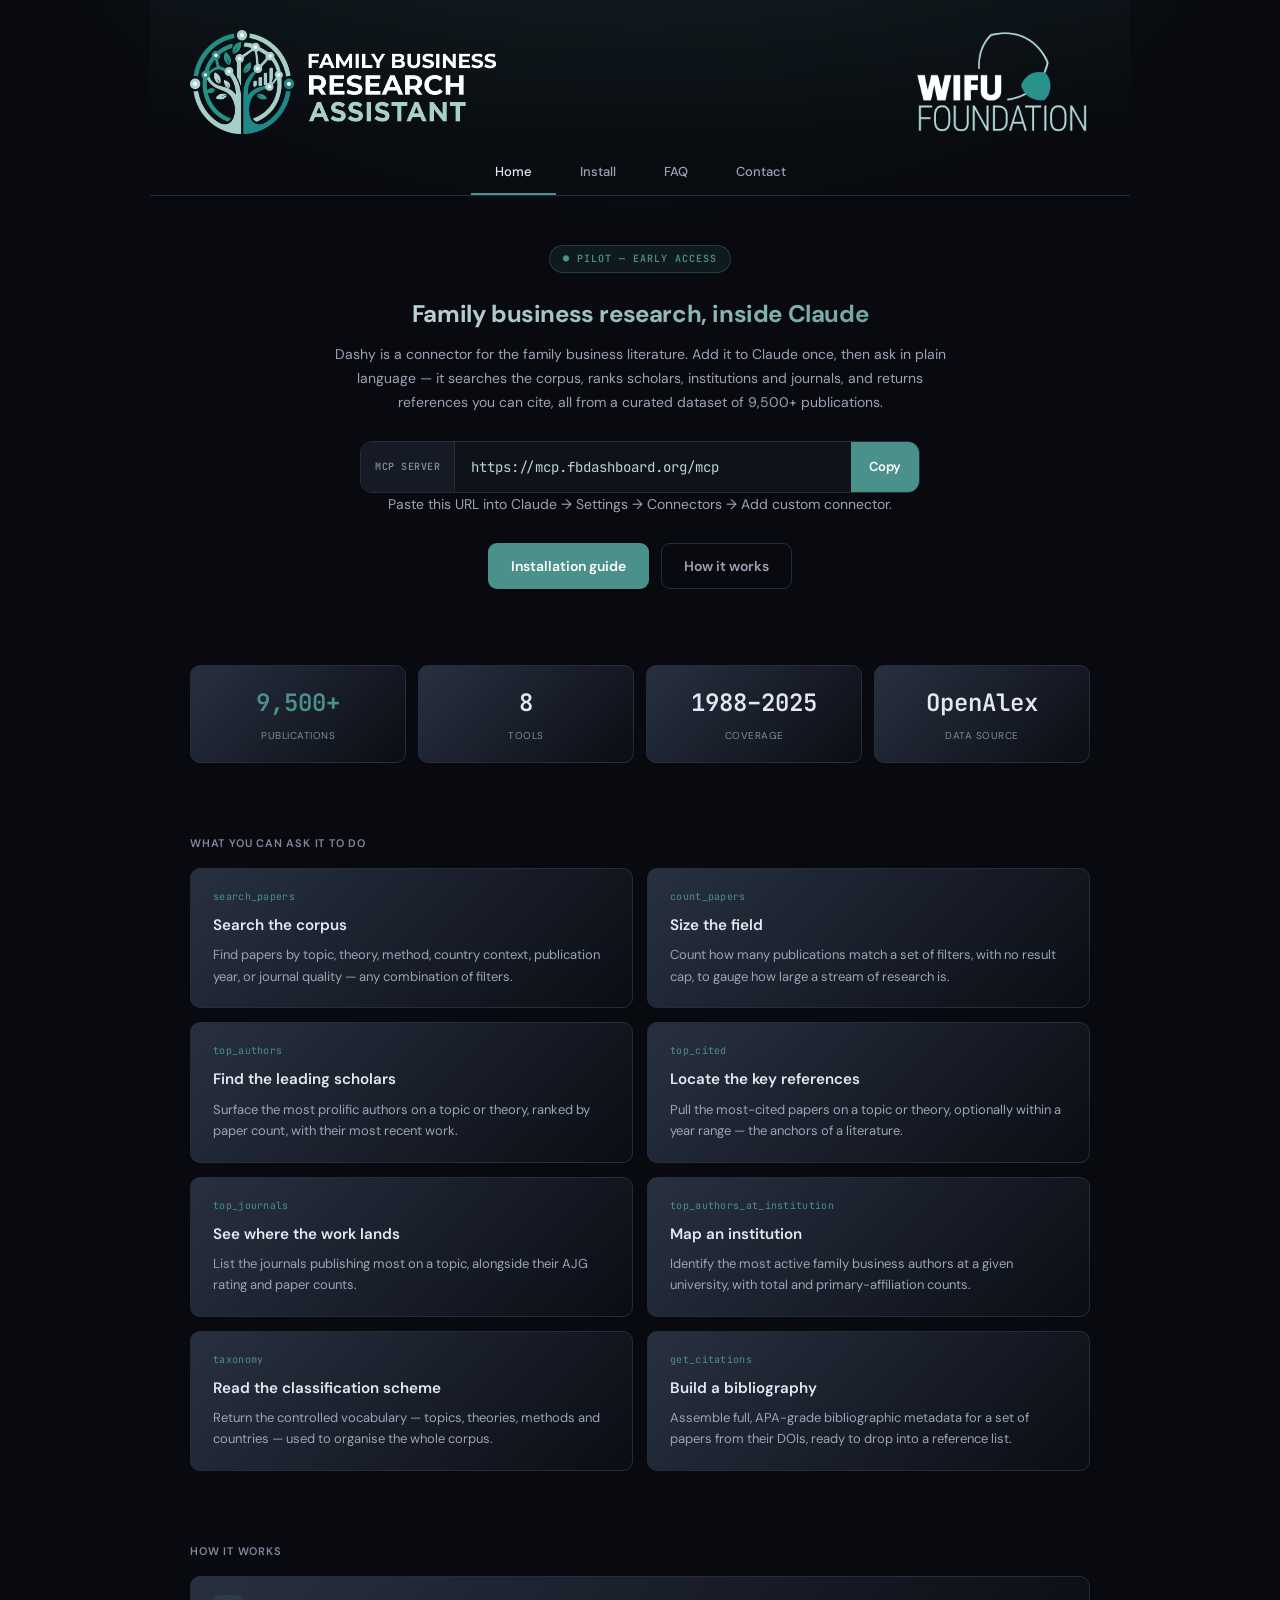
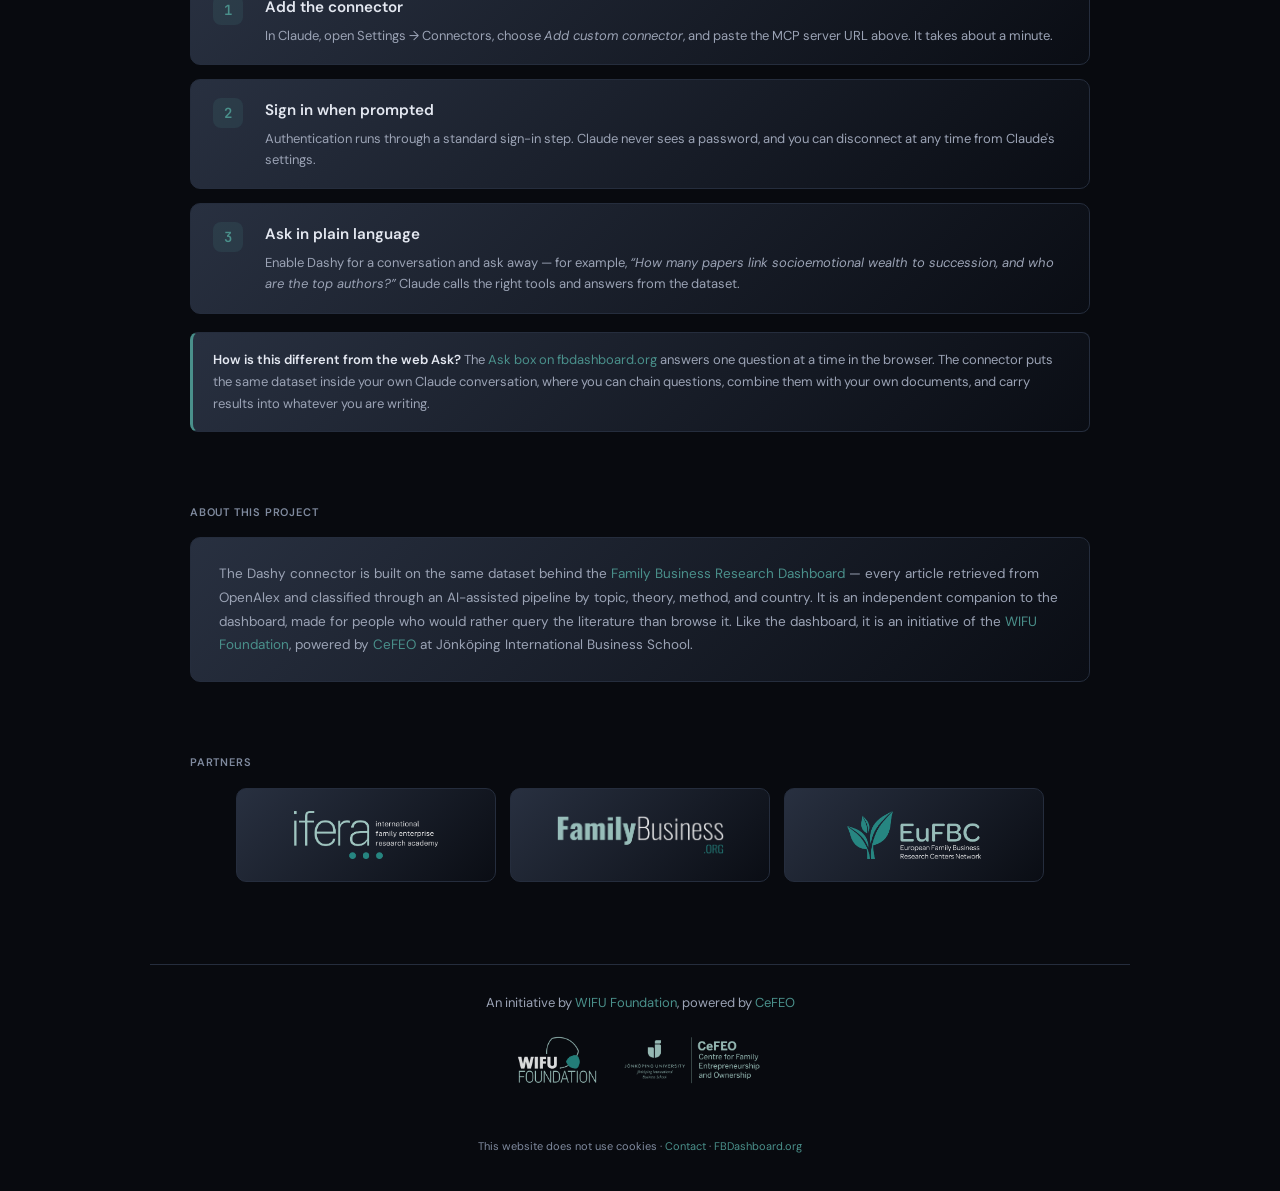
<file: index.html>
<!DOCTYPE html>
<html lang="en">
<head>
<meta charset="UTF-8">
<meta name="viewport" content="width=device-width, initial-scale=1.0">
<link rel="icon" type="image/svg+xml" href="favicon.svg">
<title>Dashy Connector | Family business research, inside Claude</title>
<meta name="description" content="The Dashy connector brings four decades of family business research into Claude and other MCP clients. Search the corpus, rank scholars and journals, and pull ready-to-cite references — without leaving your chat.">
<meta property="og:title" content="Dashy Connector | Family business research, inside Claude">
<meta property="og:description" content="Query 9,500+ family business publications from inside Claude via the Model Context Protocol.">
<meta property="og:type" content="website">
<link rel="stylesheet" href="styles.css">
</head>
<body>
<a href="#main" class="skip-link">Skip to main content</a>

<header class="hdr">
  <a class="hdr-logo" href="index.html" aria-label="Family Business Research Dashboard — Connector home">
    <img src="logo1.png" alt="Family Business Research Dashboard">
  </a>
  <div class="hdr-spacer"></div>
  <a class="hdr-logo hdr-logo-wifu" href="https://www.wifu.de/en/wifu-foundation/" target="_blank" rel="noopener" aria-label="WIFU Foundation">
    <img src="logo2.png" alt="WIFU Foundation">
  </a>
</header>

<nav class="nav" aria-label="Main navigation">
  <a href="index.html" aria-current="page">Home</a>
  <a href="install.html">Install</a>
  <a href="faq.html">FAQ</a>
  <a href="contact.html">Contact</a>
</nav>

<main id="main">

  <section class="hero">
    <span class="eyebrow"><span aria-hidden="true">●</span> Pilot — early access</span>
    <h1>Family business research, inside Claude</h1>
    <p>Dashy is a connector for the family business literature. Add it to Claude once, then ask in plain language — it searches the corpus, ranks scholars, institutions and journals, and returns references you can cite, all from a curated dataset of 9,500+ publications.</p>

    <div class="endpoint">
      <span class="ep-label">MCP&nbsp;Server</span>
      <code id="mcp-url">https://mcp.fbdashboard.org/mcp</code>
      <button class="copy" data-copy="#mcp-url" data-label="Copy">Copy</button>
    </div>
    <p class="endpoint-note">Paste this URL into Claude → Settings → Connectors → Add custom connector.</p>

    <div class="btn-row">
      <a class="btn btn-primary" href="install.html">Installation guide</a>
      <a class="btn btn-ghost" href="faq.html">How it works</a>
    </div>
  </section>

  <section class="section" aria-label="At a glance">
    <div class="kpis">
      <div class="kpi"><div class="v ac">9,500+</div><div class="l">Publications</div></div>
      <div class="kpi"><div class="v">8</div><div class="l">Tools</div></div>
      <div class="kpi"><div class="v">1988–2025</div><div class="l">Coverage</div></div>
      <div class="kpi"><div class="v">OpenAlex</div><div class="l">Data source</div></div>
    </div>
  </section>

  <section class="section">
    <div class="section-label">What you can ask it to do</div>
    <div class="caps">
      <div class="cap">
        <div class="cap-tool">search_papers</div>
        <h3>Search the corpus</h3>
        <p>Find papers by topic, theory, method, country context, publication year, or journal quality — any combination of filters.</p>
      </div>
      <div class="cap">
        <div class="cap-tool">count_papers</div>
        <h3>Size the field</h3>
        <p>Count how many publications match a set of filters, with no result cap, to gauge how large a stream of research is.</p>
      </div>
      <div class="cap">
        <div class="cap-tool">top_authors</div>
        <h3>Find the leading scholars</h3>
        <p>Surface the most prolific authors on a topic or theory, ranked by paper count, with their most recent work.</p>
      </div>
      <div class="cap">
        <div class="cap-tool">top_cited</div>
        <h3>Locate the key references</h3>
        <p>Pull the most-cited papers on a topic or theory, optionally within a year range — the anchors of a literature.</p>
      </div>
      <div class="cap">
        <div class="cap-tool">top_journals</div>
        <h3>See where the work lands</h3>
        <p>List the journals publishing most on a topic, alongside their AJG rating and paper counts.</p>
      </div>
      <div class="cap">
        <div class="cap-tool">top_authors_at_institution</div>
        <h3>Map an institution</h3>
        <p>Identify the most active family business authors at a given university, with total and primary-affiliation counts.</p>
      </div>
      <div class="cap">
        <div class="cap-tool">taxonomy</div>
        <h3>Read the classification scheme</h3>
        <p>Return the controlled vocabulary — topics, theories, methods and countries — used to organise the whole corpus.</p>
      </div>
      <div class="cap">
        <div class="cap-tool">get_citations</div>
        <h3>Build a bibliography</h3>
        <p>Assemble full, APA-grade bibliographic metadata for a set of papers from their DOIs, ready to drop into a reference list.</p>
      </div>
    </div>
  </section>

  <section class="section">
    <div class="section-label">How it works</div>
    <div class="steps">
      <div class="step">
        <div class="num"></div>
        <div class="body">
          <h3>Add the connector</h3>
          <p>In Claude, open Settings → Connectors, choose <em>Add custom connector</em>, and paste the MCP server URL above. It takes about a minute.</p>
        </div>
      </div>
      <div class="step">
        <div class="num"></div>
        <div class="body">
          <h3>Sign in when prompted</h3>
          <p>Authentication runs through a standard sign-in step. Claude never sees a password, and you can disconnect at any time from Claude's settings.</p>
        </div>
      </div>
      <div class="step">
        <div class="num"></div>
        <div class="body">
          <h3>Ask in plain language</h3>
          <p>Enable Dashy for a conversation and ask away — for example, <em>“How many papers link socioemotional wealth to succession, and who are the top authors?”</em> Claude calls the right tools and answers from the dataset.</p>
        </div>
      </div>
    </div>
    <div class="callout">
      <p><strong>How is this different from the web Ask?</strong> The <a href="https://fbdashboard.org/ask.html" target="_blank" rel="noopener">Ask box on fbdashboard.org</a> answers one question at a time in the browser. The connector puts the same dataset inside your own Claude conversation, where you can chain questions, combine them with your own documents, and carry results into whatever you are writing.</p>
    </div>
  </section>

  <section class="section">
    <div class="section-label">About this project</div>
    <div class="about-box">
      <p>The Dashy connector is built on the same dataset behind the <a href="https://fbdashboard.org" target="_blank" rel="noopener">Family Business Research Dashboard</a> — every article retrieved from OpenAlex and classified through an AI-assisted pipeline by topic, theory, method, and country. It is an independent companion to the dashboard, made for people who would rather query the literature than browse it. Like the dashboard, it is an initiative of the <a href="https://www.wifu.de/en/wifu-foundation/" target="_blank" rel="noopener">WIFU Foundation</a>, powered by <a href="https://ju.se/center/cefeo" target="_blank" rel="noopener">CeFEO</a> at Jönköping International Business School.</p>
    </div>
  </section>

  <section class="section">
    <div class="section-label">Partners</div>
    <div class="partners">
      <a class="partner" href="http://www.ifera.org" target="_blank" rel="noopener" aria-label="IFERA — International Family Enterprise Research Academy">
        <img src="ifera.png" alt="IFERA">
      </a>
      <a class="partner" href="http://www.familybusiness.org" target="_blank" rel="noopener" aria-label="FamilyBusiness.org">
        <img src="fborg.png" alt="FamilyBusiness.org" class="logo-fborg">
      </a>
      <a class="partner" href="http://www.eufbc.org" target="_blank" rel="noopener" aria-label="EuFBC — European Family Business Conference">
        <img src="eufbc.png" alt="EuFBC">
      </a>
    </div>
  </section>

</main>

<footer class="brand-footer">
  <div class="bf-text">An initiative by <a href="https://www.wifu.de/en/wifu-foundation/">WIFU Foundation</a>, powered by <a href="https://ju.se/center/cefeo">CeFEO</a></div>
  <div class="bf-logos">
    <a href="https://www.wifu.de/en/wifu-foundation/" aria-label="WIFU Foundation"><img src="logo2.png" alt="WIFU Foundation"></a>
    <a href="https://ju.se/center/cefeo.html" aria-label="CeFEO — Centre for Family Entrepreneurship and Ownership"><img class="bf-cefeo" src="logo2b.png" alt="CeFEO — Centre for Family Entrepreneurship and Ownership"></a>
  </div>
</footer>
<div class="foot-meta">This website does not use cookies · <a href="contact.html">Contact</a> · <a href="https://fbdashboard.org" target="_blank" rel="noopener">FBDashboard.org</a></div>

<script src="app.js"></script>
</body>
</html>
</file>
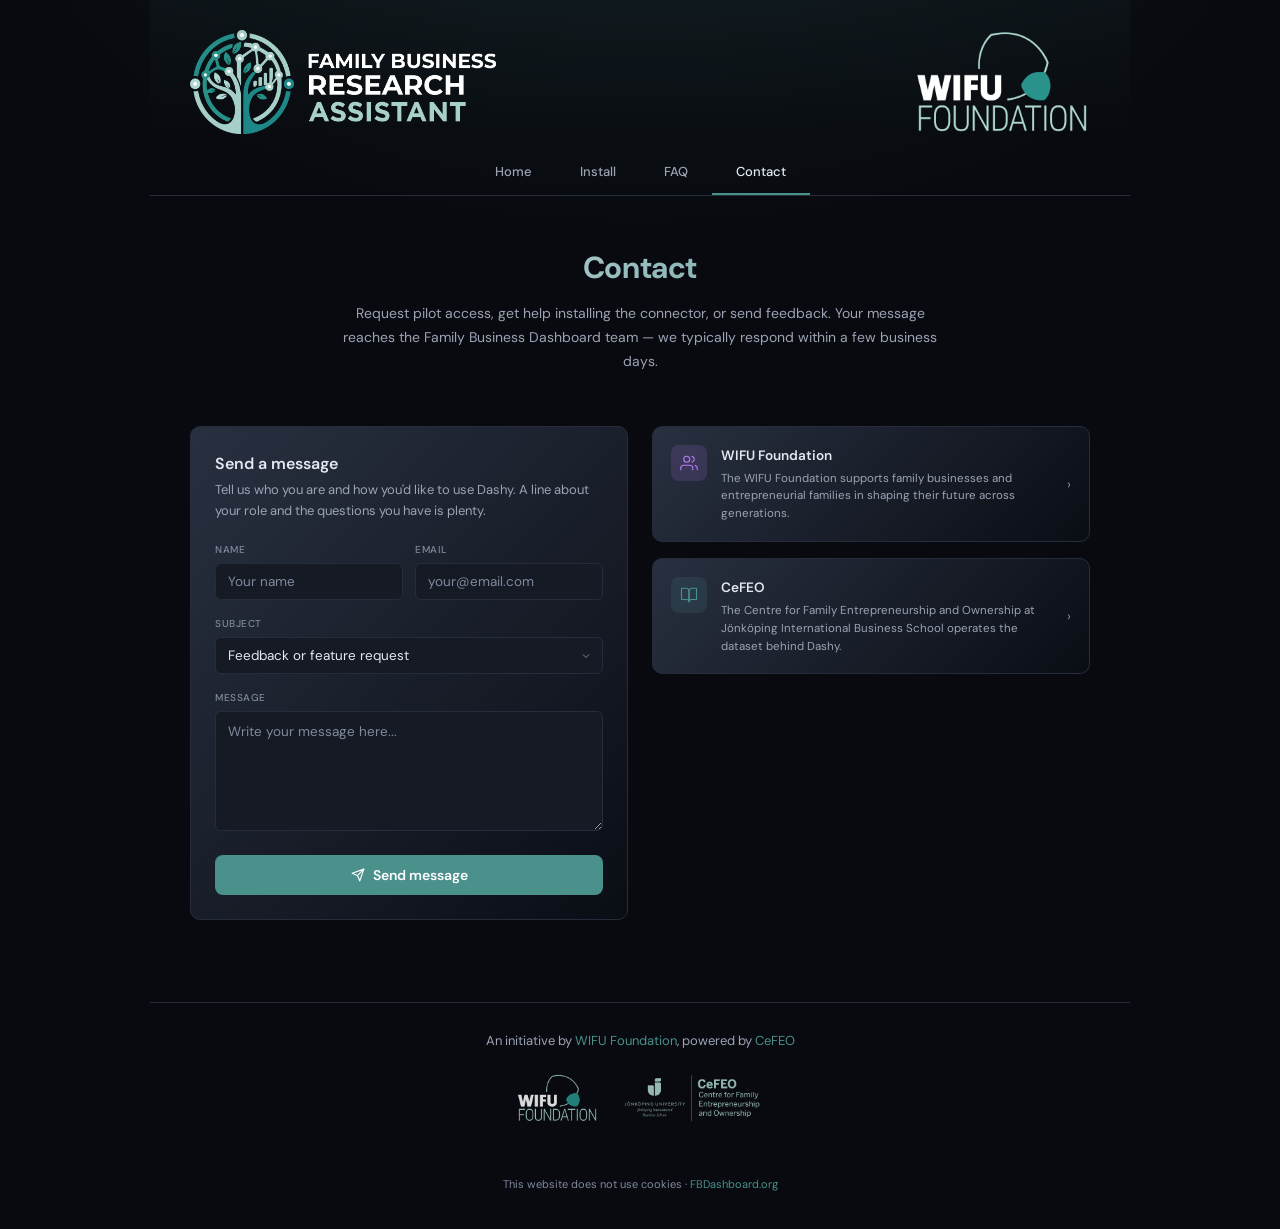
<file: contact.html>
<!DOCTYPE html>
<html lang="en">
<head>
<meta charset="UTF-8">
<meta name="viewport" content="width=device-width, initial-scale=1.0">
<link rel="icon" type="image/svg+xml" href="favicon.svg">
<title>Contact | Dashy Connector</title>
<meta name="description" content="Request pilot access to the Dashy connector, get installation help, or send feedback. Your message reaches the Family Business Dashboard team.">
<link rel="stylesheet" href="styles.css">
</head>
<body>
<a href="#main" class="skip-link">Skip to main content</a>

<header class="hdr">
  <a class="hdr-logo" href="index.html" aria-label="Family Business Research Dashboard — Connector home">
    <img src="logo1.png" alt="Family Business Research Dashboard">
  </a>
  <div class="hdr-spacer"></div>
  <a class="hdr-logo hdr-logo-wifu" href="https://www.wifu.de/en/wifu-foundation/" target="_blank" rel="noopener" aria-label="WIFU Foundation">
    <img src="logo2.png" alt="WIFU Foundation">
  </a>
</header>

<nav class="nav" aria-label="Main navigation">
  <a href="index.html">Home</a>
  <a href="install.html">Install</a>
  <a href="faq.html">FAQ</a>
  <a href="contact.html" aria-current="page">Contact</a>
</nav>

<main id="main">

  <section class="hero" style="padding-bottom:18px">
    <h1 style="font-size:1.9rem">Contact</h1>
    <p>Request pilot access, get help installing the connector, or send feedback. Your message reaches the Family Business Dashboard team &mdash; we typically respond within a few business days.</p>
  </section>

  <section class="section" style="padding-top:8px">
    <div class="ct-grid">

      <div class="ct-card">
        <h2>Send a message</h2>
        <p class="ct-sub">Tell us who you are and how you'd like to use Dashy. A line about your role and the questions you have is plenty.</p>

        <form id="contactForm" autocomplete="on">
          <div class="ct-row">
            <div class="ct-field">
              <label for="name">Name</label>
              <input type="text" id="name" name="name" placeholder="Your name" required autocomplete="name">
            </div>
            <div class="ct-field">
              <label for="email">Email</label>
              <input type="email" id="email" name="email" placeholder="your@email.com" required autocomplete="email">
            </div>
          </div>
          <div class="ct-field">
            <label for="subject">Subject</label>
            <select id="subject" name="subject">
              <option value="Feedback or feature request">Feedback or feature request</option>
              <option value="Research collaboration">Research collaboration</option>
              <option value="Other">Other</option>
            </select>
          </div>
          <div class="ct-field">
            <label for="message">Message</label>
            <textarea id="message" name="message" placeholder="Write your message here..." required></textarea>
          </div>
          <button type="submit" class="ct-btn" id="submitBtn">
            <svg viewBox="0 0 24 24"><path d="M22 2L11 13"/><path d="M22 2L15 22L11 13L2 9L22 2Z"/></svg>
            Send message
          </button>
          <div class="ct-fb" id="feedback" role="status" aria-live="polite"></div>
        </form>
      </div>

      <div class="ct-sidebar">
        <a href="https://www.wifu.de/en/wifu-foundation/" target="_blank" rel="noopener" class="ct-link">
          <div class="ct-icon i3"><svg width="18" height="18" viewBox="0 0 24 24" fill="none" stroke="#b47cf8" stroke-width="1.5" stroke-linecap="round" stroke-linejoin="round"><path d="M17 21v-2a4 4 0 0 0-4-4H5a4 4 0 0 0-4 4v2"/><circle cx="9" cy="7" r="4"/><path d="M23 21v-2a4 4 0 0 0-3-3.87"/><path d="M16 3.13a4 4 0 0 1 0 7.75"/></svg></div>
          <div><h3>WIFU Foundation</h3><p>The WIFU Foundation supports family businesses and entrepreneurial families in shaping their future across generations.</p></div>
          <span class="ct-arr">&rsaquo;</span>
        </a>
        <a href="https://ju.se/center/cefeo.html" target="_blank" rel="noopener" class="ct-link">
          <div class="ct-icon i1"><svg width="18" height="18" viewBox="0 0 24 24" fill="none" stroke="#4A908B" stroke-width="1.5" stroke-linecap="round" stroke-linejoin="round"><path d="M2 3h6a4 4 0 0 1 4 4v14a3 3 0 0 0-3-3H2z"/><path d="M22 3h-6a4 4 0 0 0-4 4v14a3 3 0 0 1 3-3h7z"/></svg></div>
          <div><h3>CeFEO</h3><p>The Centre for Family Entrepreneurship and Ownership at J&ouml;nk&ouml;ping International Business School operates the dataset behind Dashy.</p></div>
          <span class="ct-arr">&rsaquo;</span>
        </a>
      </div>

    </div>
  </section>

</main>

<footer class="brand-footer">
  <div class="bf-text">An initiative by <a href="https://www.wifu.de/en/wifu-foundation/">WIFU Foundation</a>, powered by <a href="https://ju.se/center/cefeo">CeFEO</a></div>
  <div class="bf-logos">
    <a href="https://www.wifu.de/en/wifu-foundation/" aria-label="WIFU Foundation"><img src="logo2.png" alt="WIFU Foundation"></a>
    <a href="https://ju.se/center/cefeo.html" aria-label="CeFEO — Centre for Family Entrepreneurship and Ownership"><img class="bf-cefeo" src="logo2b.png" alt="CeFEO — Centre for Family Entrepreneurship and Ownership"></a>
  </div>
</footer>
<div class="foot-meta">This website does not use cookies &middot; <a href="https://fbdashboard.org" target="_blank" rel="noopener">FBDashboard.org</a></div>

<script>
// Same approach as fbdashboard.org/contact.html:
// 1) store the message in the contact_messages table (PostgREST, anon key)
// 2) notify the team via the Dashy send-email function.
// The anon key and send-email key are the same public values already used on
// fbdashboard.org; both endpoints return Access-Control-Allow-Origin: *.
const API  = 'https://data.familybusiness.se/rest/v1';
const ANON = 'eyJhbGciOiJIUzI1NiIsInR5cCI6IkpXVCJ9.eyJyb2xlIjoiYW5vbiIsImlzcyI6InN1cGFiYXNlIiwiaWF0IjoxNzI5NzI4MDAwLCJleHAiOjE4ODc0OTQ0MDB9.-no5XLl5bKtyA9RwXbfBfR0cw5ZTLOCogTNbq_BlGD8';
const MAIL_KEY = '9c4f2e8a1b3d7f6e5a0c8b4d2f1e3a7b9d6c5e8f0a2b4d7c1e3f5a8b0d2c4e6f';

(function(){
  const form = document.getElementById('contactForm');
  const btn  = document.getElementById('submitBtn');
  const fb   = document.getElementById('feedback');
  let lastSubmit = 0;

  function showFeedback(type, msg){ fb.className = 'ct-fb ' + type; fb.textContent = msg; fb.style.display = 'block'; }
  function esc(s){ return String(s).replace(/&/g,'&amp;').replace(/</g,'&lt;').replace(/>/g,'&gt;'); }

  form.addEventListener('submit', async function(e){
    e.preventDefault();
    const now = Date.now();
    if (now - lastSubmit < 30000){ showFeedback('error','Please wait a moment before sending another message.'); return; }
    const name = document.getElementById('name').value.trim();
    const email = document.getElementById('email').value.trim();
    const subject = document.getElementById('subject').value;
    const message = document.getElementById('message').value.trim();
    if (!name || !email || !message){ showFeedback('error','Please fill in all required fields.'); return; }
    if (!/^[^\s@]+@[^\s@]+\.[^\s@]+$/.test(email)){ showFeedback('error','Please enter a valid email address.'); return; }
    if (message.length > 5000){ showFeedback('error','Message is too long. Please keep it under 5,000 characters.'); return; }
    const hp = document.getElementById('hp_field');
    if (hp && hp.value) return;

    btn.disabled = true;
    btn.innerHTML = '<span class="spinner"></span> Sending...';
    fb.className = 'ct-fb'; fb.style.display = 'none';

    try {
      const res = await fetch(API + '/contact_messages', {
        method: 'POST',
        headers: {'apikey':ANON,'Authorization':'Bearer '+ANON,'Content-Type':'application/json','Prefer':'return=minimal'},
        body: JSON.stringify({ name, email, subject, message })
      });
      if (res.ok){
        lastSubmit = now;
        showFeedback('success','Thank you! Your message has been sent. We will get back to you soon.');
        form.reset();
        fetch('https://data.familybusiness.se/functions/v1/send-email', {
          method: 'POST',
          headers: {'Content-Type':'application/json','x-api-key':MAIL_KEY},
          body: JSON.stringify({
            to: 'massimo.bau@ju.se',
            subject: 'Dashy connector contact: ' + subject,
            reply_to: email,
            from_name: 'Dashy Connector Form',
            eyebrow: 'New submission',
            eyebrow_color: '#f5a54b',
            footer: 'service',
            html: '<p><strong>From:</strong> ' + esc(name) + ' &lt;' + esc(email) + '&gt;</p>'
                + '<p><strong>Subject:</strong> ' + esc(subject) + '</p><hr><p>'
                + esc(message).replace(/\n/g,'<br>') + '</p>'
          })
        }).catch(function(){});
      } else {
        showFeedback('error','Something went wrong. Please try again or email us at info@fbdashboard.org.');
      }
    } catch (err){
      showFeedback('error','Could not connect to the server. Please try again later or email info@fbdashboard.org.');
    } finally {
      btn.disabled = false;
      btn.innerHTML = '<svg width="14" height="14" viewBox="0 0 24 24" fill="none" stroke="currentColor" stroke-width="2" stroke-linecap="round" stroke-linejoin="round"><path d="M22 2L11 13"/><path d="M22 2L15 22L11 13L2 9L22 2Z"/></svg> Send message';
    }
  });
})();
</script>
<input type="text" id="hp_field" name="hp_field" style="position:absolute;left:-9999px;opacity:0;height:0;width:0" tabindex="-1" autocomplete="off" aria-hidden="true">
</body>
</html>
</file>
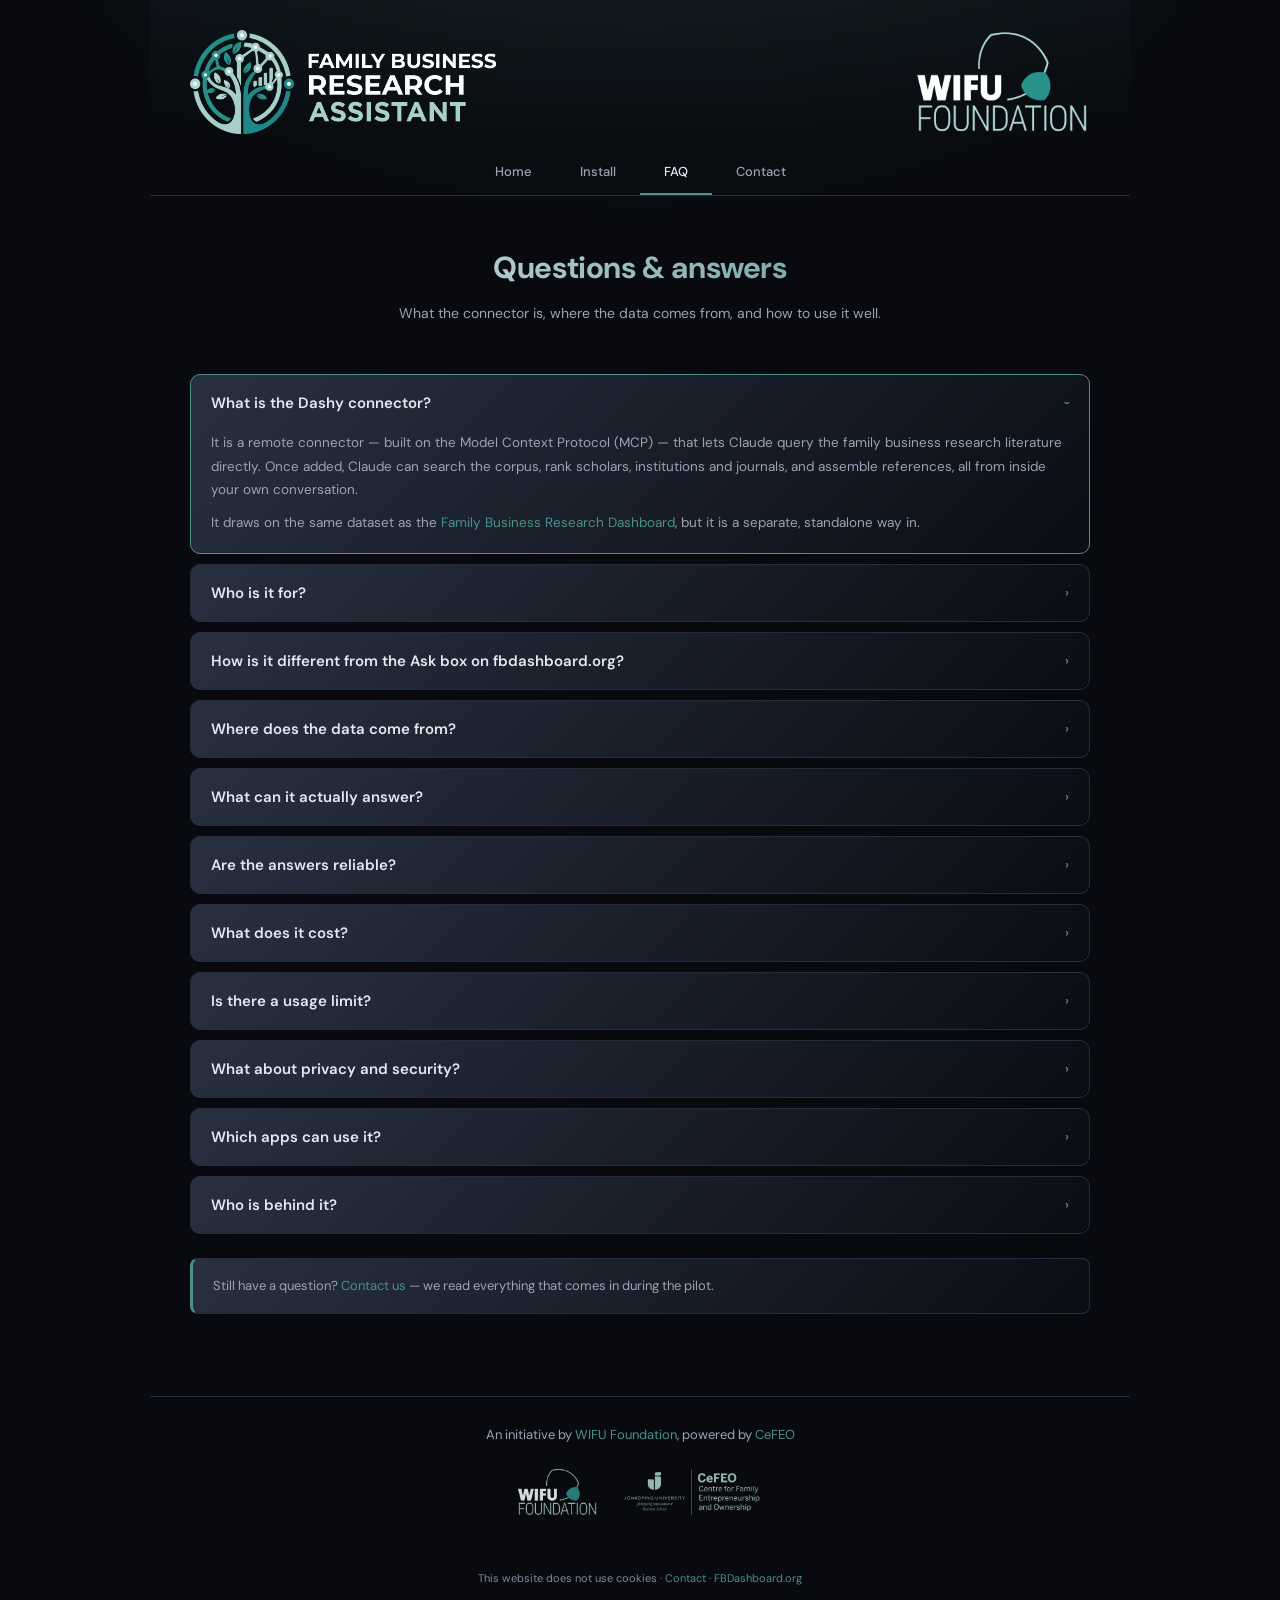
<file: faq.html>
<!DOCTYPE html>
<html lang="en">
<head>
<meta charset="UTF-8">
<meta name="viewport" content="width=device-width, initial-scale=1.0">
<link rel="icon" type="image/svg+xml" href="favicon.svg">
<title>FAQ | Dashy Connector</title>
<meta name="description" content="Frequently asked questions about the Dashy connector: what it is, where the data comes from, how it differs from the web Ask box, privacy, and access during the pilot.">
<link rel="stylesheet" href="styles.css">
</head>
<body>
<a href="#main" class="skip-link">Skip to main content</a>

<header class="hdr">
  <a class="hdr-logo" href="index.html" aria-label="Family Business Research Dashboard — Connector home">
    <img src="logo1.png" alt="Family Business Research Dashboard">
  </a>
  <div class="hdr-spacer"></div>
  <a class="hdr-logo hdr-logo-wifu" href="https://www.wifu.de/en/wifu-foundation/" target="_blank" rel="noopener" aria-label="WIFU Foundation">
    <img src="logo2.png" alt="WIFU Foundation">
  </a>
</header>

<nav class="nav" aria-label="Main navigation">
  <a href="index.html">Home</a>
  <a href="install.html">Install</a>
  <a href="faq.html" aria-current="page">FAQ</a>
  <a href="contact.html">Contact</a>
</nav>

<main id="main">

  <section class="hero" style="padding-bottom:14px">
    <h1 style="font-size:1.9rem">Questions &amp; answers</h1>
    <p>What the connector is, where the data comes from, and how to use it well.</p>
  </section>

  <section class="section" style="padding-top:8px">
    <div class="faq">

      <details open>
        <summary>What is the Dashy connector? <span class="chev" aria-hidden="true">›</span></summary>
        <div class="ans">
          <p>It is a remote connector — built on the Model Context Protocol (MCP) — that lets Claude query the family business research literature directly. Once added, Claude can search the corpus, rank scholars, institutions and journals, and assemble references, all from inside your own conversation.</p>
          <p>It draws on the same dataset as the <a href="https://fbdashboard.org" target="_blank" rel="noopener">Family Business Research Dashboard</a>, but it is a separate, standalone way in.</p>
        </div>
      </details>

      <details>
        <summary>Who is it for? <span class="chev" aria-hidden="true">›</span></summary>
        <div class="ans">
          <p>Researchers, doctoral students, editors, and anyone mapping the family business field who would rather ask questions than click through a dashboard. It is most useful when you want to chain questions, combine the literature with your own notes or drafts, or pull material straight into something you are writing.</p>
        </div>
      </details>

      <details>
        <summary>How is it different from the Ask box on fbdashboard.org? <span class="chev" aria-hidden="true">›</span></summary>
        <div class="ans">
          <p>The <a href="https://fbdashboard.org/ask.html" target="_blank" rel="noopener">web Ask box</a> answers a single question at a time in the browser. The connector puts the same dataset inside your own Claude session, so you can ask follow-ups, mix it with your documents, and keep the thread of an investigation across many questions.</p>
        </div>
      </details>

      <details>
        <summary>Where does the data come from? <span class="chev" aria-hidden="true">›</span></summary>
        <div class="ans">
          <p>Every article is retrieved from <a href="https://openalex.org" target="_blank" rel="noopener">OpenAlex</a>, an open scholarly catalogue. Records are then processed through an AI-assisted pipeline that classifies each paper by topic, theory, method, and country context, and journals are tagged with their AJG rating. The dataset spans roughly 9,500 publications from 1988 onward.</p>
        </div>
      </details>

      <details>
        <summary>What can it actually answer? <span class="chev" aria-hidden="true">›</span></summary>
        <div class="ans">
          <p>Questions grounded in the catalogue: how large a research stream is, who publishes most on a topic, which journals carry the work, the most-cited papers on a theme, who is active at a given institution, the classification scheme itself, and bibliographic metadata for a set of papers. It is built to give an overview of the field and surface core references — not to replace a systematic literature review.</p>
        </div>
      </details>

      <details>
        <summary>Are the answers reliable? <span class="chev" aria-hidden="true">›</span></summary>
        <div class="ans">
          <p>Results come from titles, abstracts and keywords rather than full texts, and the classification is AI-assisted, so treat answers as a well-grounded starting point and verify anything load-bearing against the original sources. The connector is designed to help you find the field's shape and its core references quickly.</p>
        </div>
      </details>

      <details>
        <summary>What does it cost? <span class="chev" aria-hidden="true">›</span></summary>
        <div class="ans">
          <p>The connector is in a pilot phase. Access terms during the pilot are arranged case by case — <a href="contact.html">get in touch</a> and we'll set you up. You will also need a Claude plan that supports custom connectors (Pro, Max, Team or Enterprise).</p>
        </div>
      </details>

      <details>
        <summary>Is there a usage limit? <span class="chev" aria-hidden="true">›</span></summary>
        <div class="ans">
          <p>Yes — requests are paced per user so capacity stays fair across everyone trying it. Normal exploratory use is comfortably within the limits. For larger or systematic searches, <a href="contact.html">reach out</a> and we'll discuss options.</p>
        </div>
      </details>

      <details>
        <summary>What about privacy and security? <span class="chev" aria-hidden="true">›</span></summary>
        <div class="ans">
          <p>Authentication uses a standard sign-in step; Claude never sees your password, and you can disconnect at any time from Claude's connector settings. The connector has read access to the research dataset only. This website itself sets no cookies and does no tracking.</p>
        </div>
      </details>

      <details>
        <summary>Which apps can use it? <span class="chev" aria-hidden="true">›</span></summary>
        <div class="ans">
          <p>Any client that supports remote MCP connectors. In Claude that includes the web app, the desktop app, and — once added on the web — the mobile apps. The <a href="install.html">installation guide</a> covers the steps.</p>
        </div>
      </details>

      <details>
        <summary>Who is behind it? <span class="chev" aria-hidden="true">›</span></summary>
        <div class="ans">
          <p>Like the dashboard, the connector is an initiative of the <a href="https://www.wifu.de/en/wifu-foundation/" target="_blank" rel="noopener">WIFU Foundation</a>, powered by the Centre for Family Entrepreneurship and Ownership (CeFEO) at Jönköping International Business School.</p>
        </div>
      </details>

    </div>

    <div class="callout" style="margin-top:24px">
      <p>Still have a question? <a href="contact.html">Contact us</a> — we read everything that comes in during the pilot.</p>
    </div>
  </section>

</main>

<footer class="brand-footer">
  <div class="bf-text">An initiative by <a href="https://www.wifu.de/en/wifu-foundation/">WIFU Foundation</a>, powered by <a href="https://ju.se/center/cefeo">CeFEO</a></div>
  <div class="bf-logos">
    <a href="https://www.wifu.de/en/wifu-foundation/" aria-label="WIFU Foundation"><img src="logo2.png" alt="WIFU Foundation"></a>
    <a href="https://ju.se/center/cefeo.html" aria-label="CeFEO — Centre for Family Entrepreneurship and Ownership"><img class="bf-cefeo" src="logo2b.png" alt="CeFEO — Centre for Family Entrepreneurship and Ownership"></a>
  </div>
</footer>
<div class="foot-meta">This website does not use cookies · <a href="contact.html">Contact</a> · <a href="https://fbdashboard.org" target="_blank" rel="noopener">FBDashboard.org</a></div>

<script src="app.js"></script>
</body>
</html>
</file>
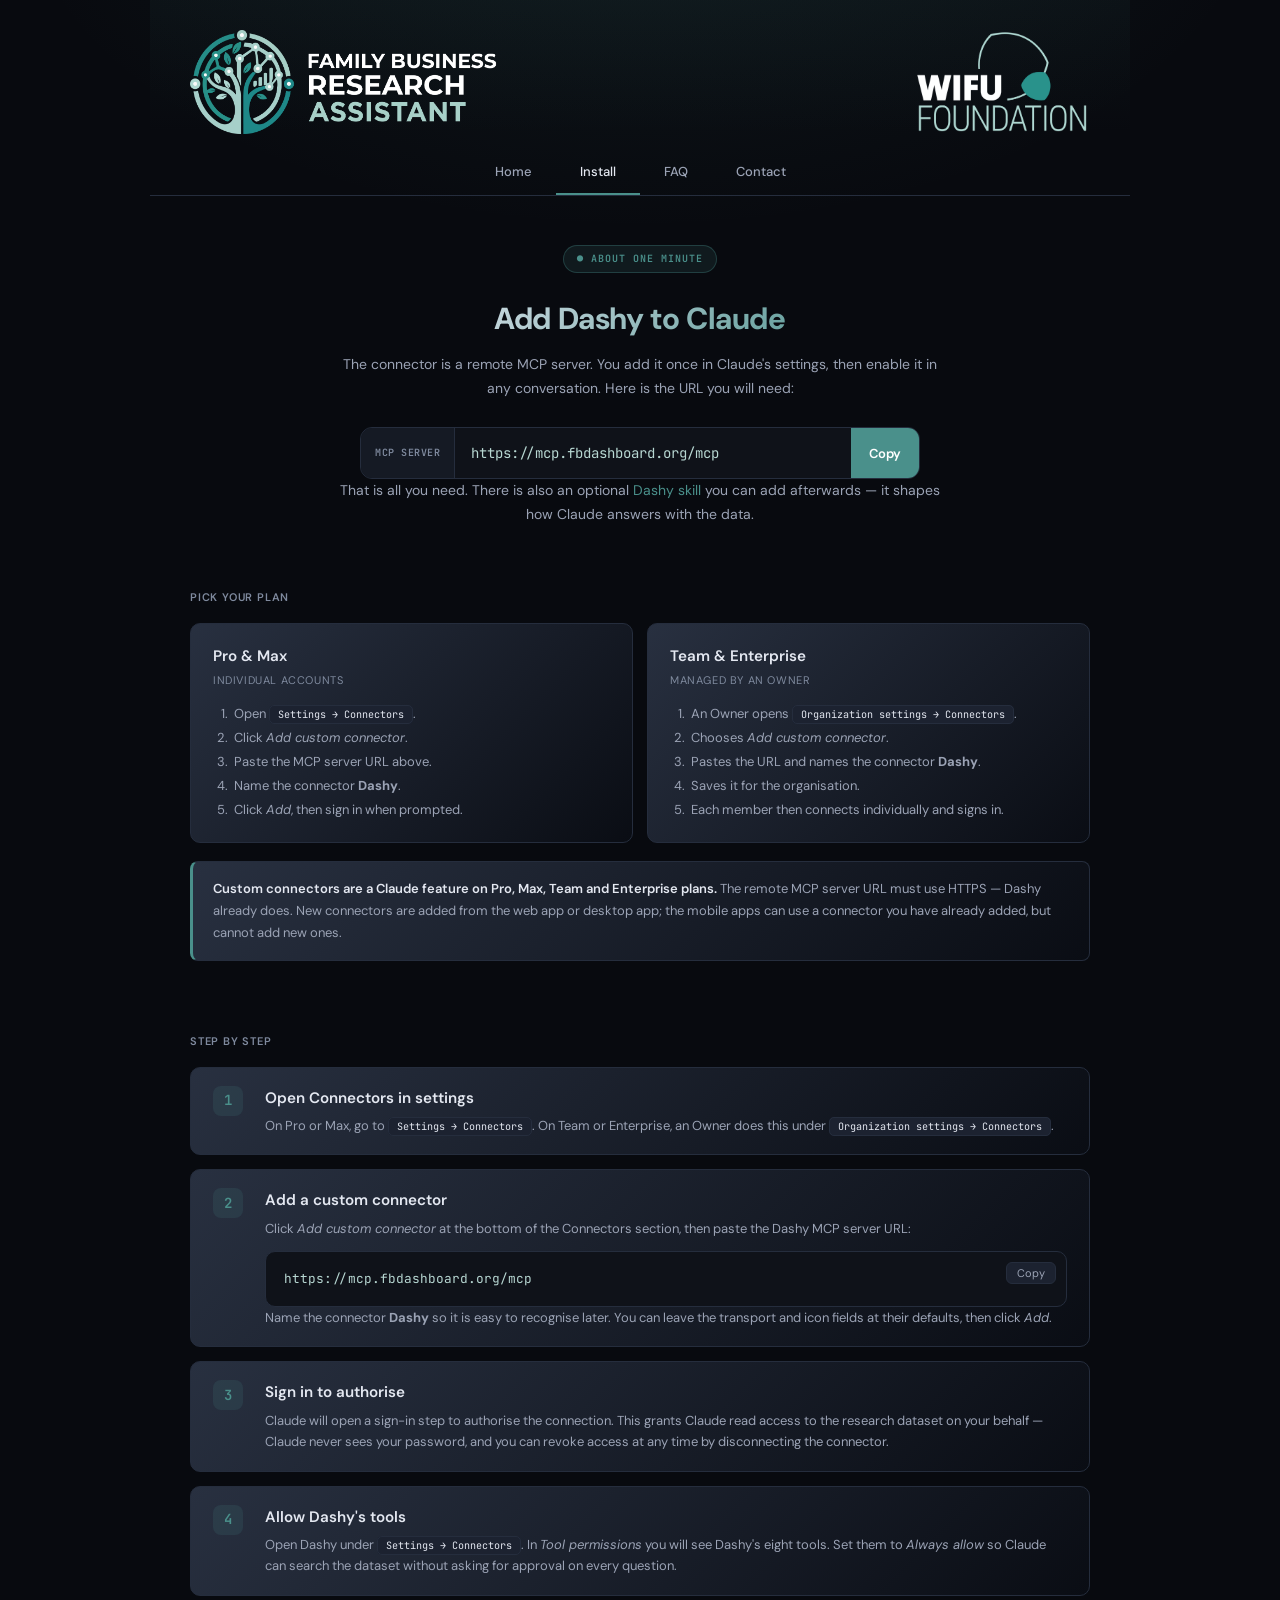
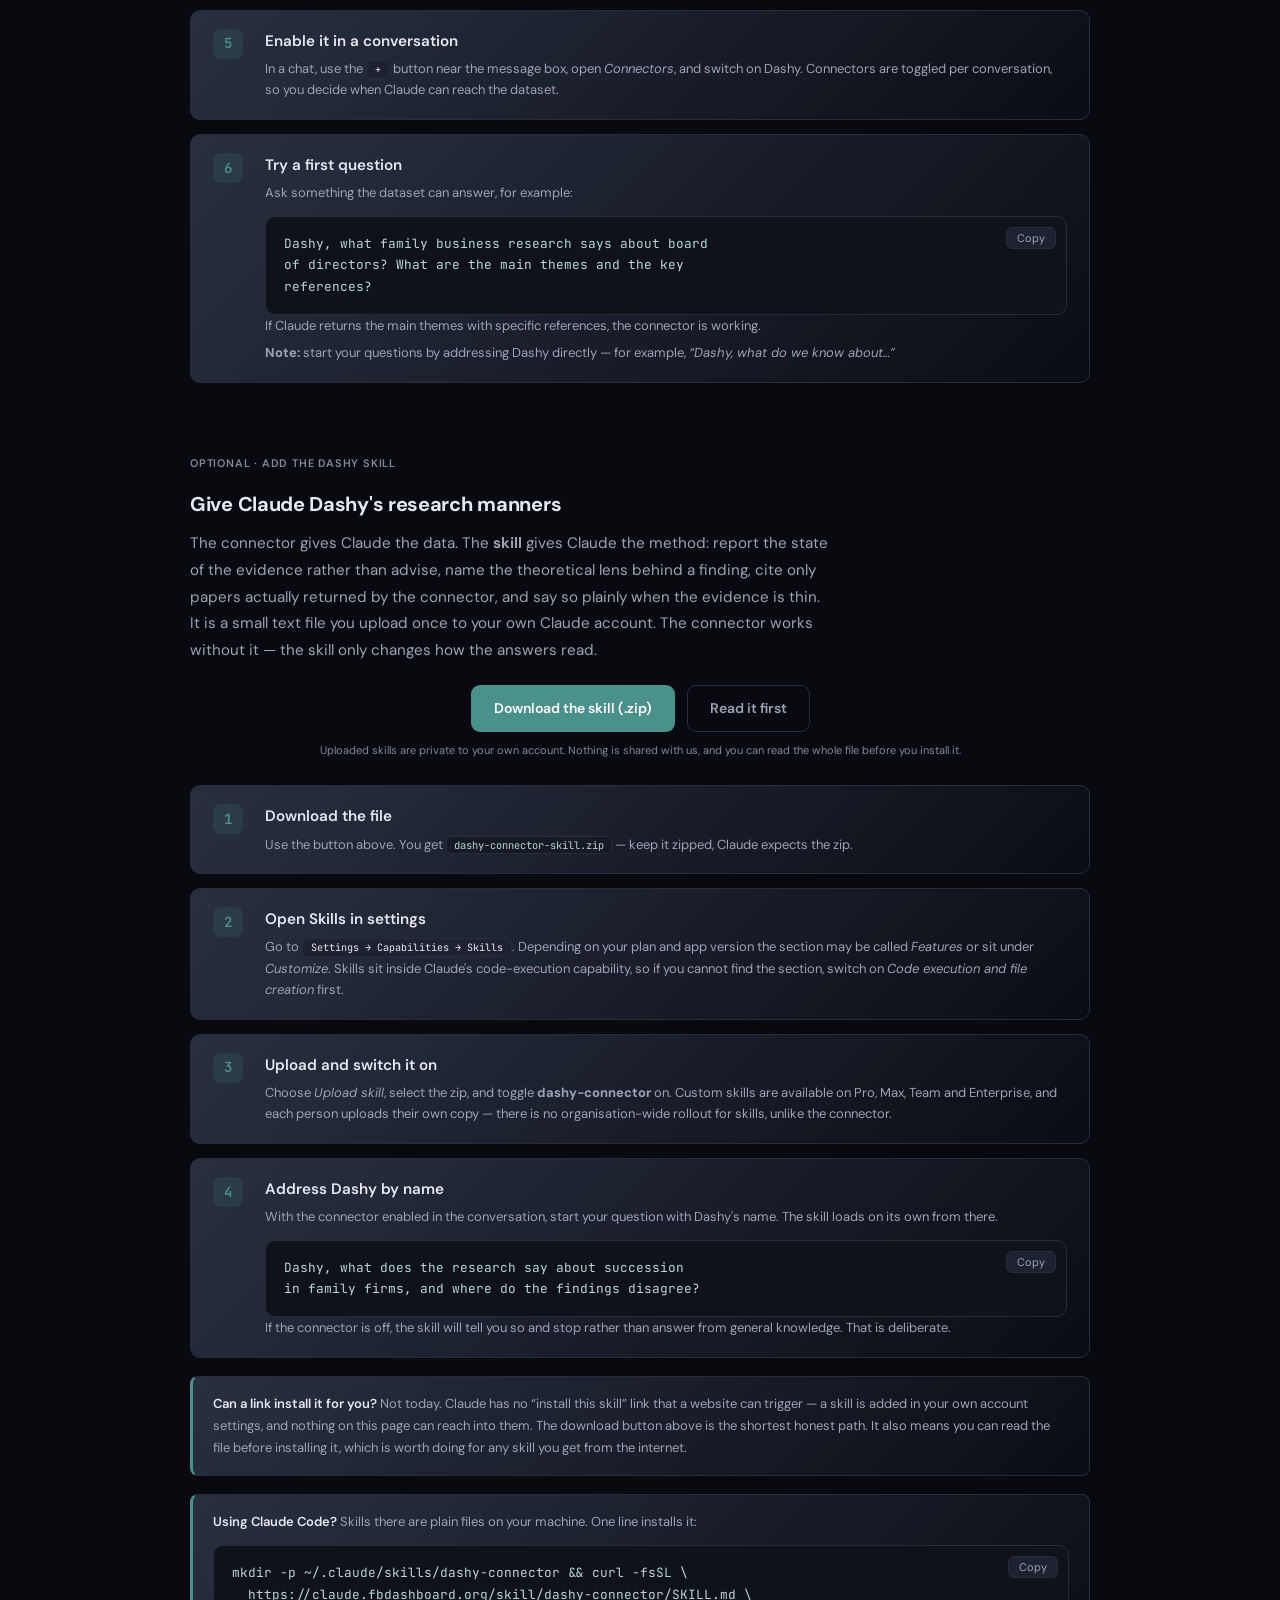
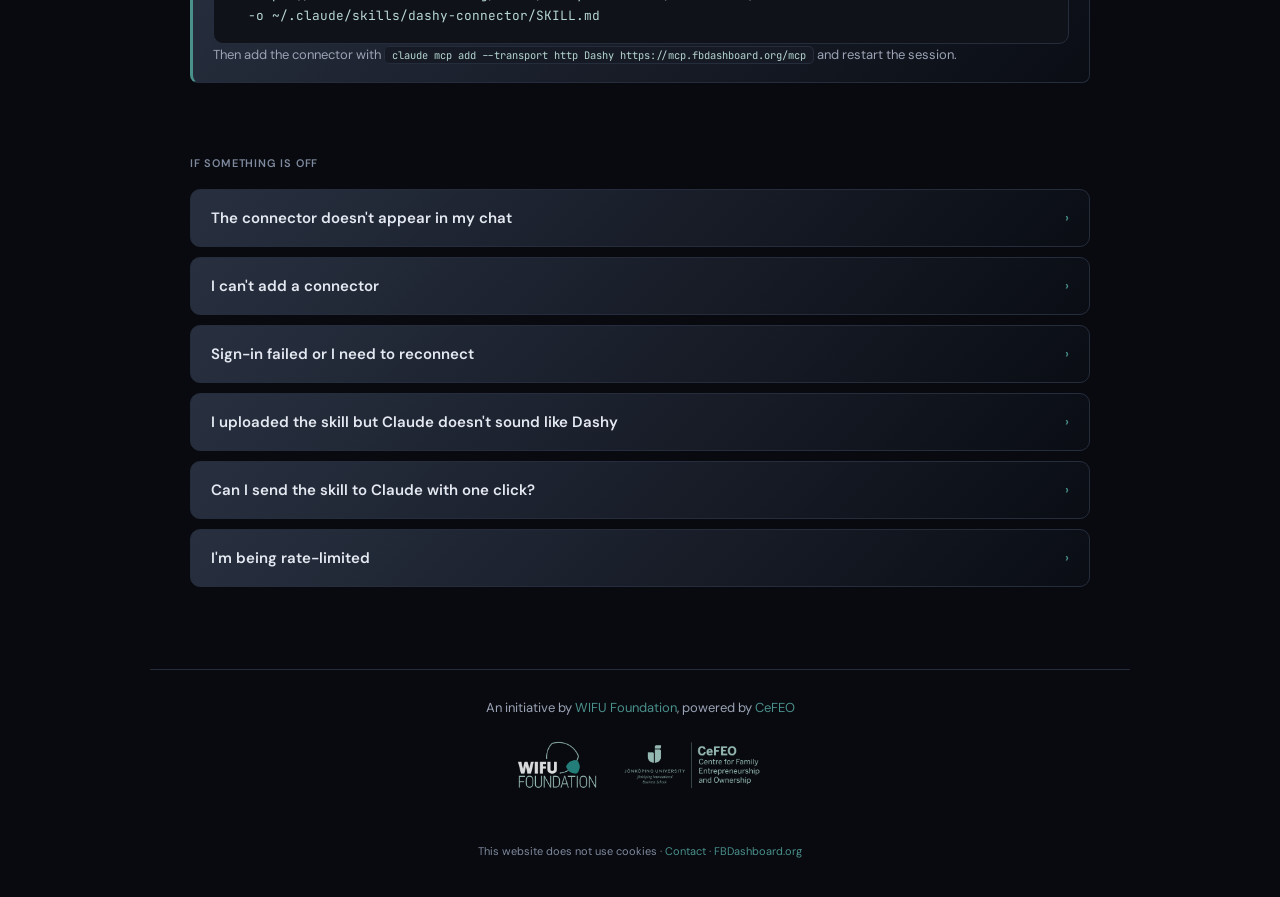
<file: install.html>
<!DOCTYPE html>
<html lang="en">
<head>
<meta charset="UTF-8">
<meta name="viewport" content="width=device-width, initial-scale=1.0">
<link rel="icon" type="image/svg+xml" href="favicon.svg">
<title>Install the Dashy Connector | Step-by-step</title>
<meta name="description" content="Add the Dashy connector to Claude in a minute. Step-by-step instructions for Pro, Max, Team and Enterprise plans, how to verify it works, and how to add the optional Dashy skill.">
<link rel="stylesheet" href="styles.css">
</head>
<body>
<a href="#main" class="skip-link">Skip to main content</a>

<header class="hdr">
  <a class="hdr-logo" href="index.html" aria-label="Family Business Research Dashboard — Connector home">
    <img src="logo1.png" alt="Family Business Research Dashboard">
  </a>
  <div class="hdr-spacer"></div>
  <a class="hdr-logo hdr-logo-wifu" href="https://www.wifu.de/en/wifu-foundation/" target="_blank" rel="noopener" aria-label="WIFU Foundation">
    <img src="logo2.png" alt="WIFU Foundation">
  </a>
</header>

<nav class="nav" aria-label="Main navigation">
  <a href="index.html">Home</a>
  <a href="install.html" aria-current="page">Install</a>
  <a href="faq.html">FAQ</a>
  <a href="contact.html">Contact</a>
</nav>

<main id="main">

  <section class="hero" style="padding-bottom:18px">
    <span class="eyebrow"><span aria-hidden="true">●</span> About one minute</span>
    <h1 style="font-size:1.9rem;max-width:24ch">Add Dashy to Claude</h1>
    <p>The connector is a remote MCP server. You add it once in Claude's settings, then enable it in any conversation. Here is the URL you will need:</p>
    <div class="endpoint">
      <span class="ep-label">MCP&nbsp;Server</span>
      <code id="mcp-url">https://mcp.fbdashboard.org/mcp</code>
      <button class="copy" data-copy="#mcp-url" data-label="Copy">Copy</button>
    </div>
    <p class="endpoint-note">That is all you need. There is also an optional <a href="#skill">Dashy skill</a> you can add afterwards — it shapes how Claude answers with the data.</p>
  </section>

  <section class="section" style="padding-top:18px">
    <div class="section-label">Pick your plan</div>
    <div class="split">
      <div class="plan">
        <h3>Pro &amp; Max</h3>
        <div class="plan-sub">Individual accounts</div>
        <ol>
          <li>Open <span class="kbd">Settings → Connectors</span>.</li>
          <li>Click <em>Add custom connector</em>.</li>
          <li>Paste the MCP server URL above.</li>
          <li>Name the connector <strong>Dashy</strong>.</li>
          <li>Click <em>Add</em>, then sign in when prompted.</li>
        </ol>
      </div>
      <div class="plan">
        <h3>Team &amp; Enterprise</h3>
        <div class="plan-sub">Managed by an owner</div>
        <ol>
          <li>An Owner opens <span class="kbd">Organization settings → Connectors</span>.</li>
          <li>Chooses <em>Add custom connector</em>.</li>
          <li>Pastes the URL and names the connector <strong>Dashy</strong>.</li>
          <li>Saves it for the organisation.</li>
          <li>Each member then connects individually and signs in.</li>
        </ol>
      </div>
    </div>
    <div class="callout">
      <p><strong>Custom connectors are a Claude feature on Pro, Max, Team and Enterprise plans.</strong> The remote MCP server URL must use HTTPS — Dashy already does. New connectors are added from the web app or desktop app; the mobile apps can use a connector you have already added, but cannot add new ones.</p>
    </div>
  </section>

  <section class="section">
    <div class="section-label">Step by step</div>
    <div class="steps">
      <div class="step">
        <div class="num"></div>
        <div class="body">
          <h3>Open Connectors in settings</h3>
          <p>On Pro or Max, go to <span class="kbd">Settings → Connectors</span>. On Team or Enterprise, an Owner does this under <span class="kbd">Organization settings → Connectors</span>.</p>
        </div>
      </div>
      <div class="step">
        <div class="num"></div>
        <div class="body">
          <h3>Add a custom connector</h3>
          <p>Click <em>Add custom connector</em> at the bottom of the Connectors section, then paste the Dashy MCP server URL:</p>
          <div class="codeblock">
            <button class="copy" data-copy="#mcp-url-2" data-label="Copy">Copy</button>
            <pre id="mcp-url-2">https://mcp.fbdashboard.org/mcp</pre>
          </div>
          <p>Name the connector <strong>Dashy</strong> so it is easy to recognise later. You can leave the transport and icon fields at their defaults, then click <em>Add</em>.</p>
        </div>
      </div>
      <div class="step">
        <div class="num"></div>
        <div class="body">
          <h3>Sign in to authorise</h3>
          <p>Claude will open a sign-in step to authorise the connection. This grants Claude read access to the research dataset on your behalf — Claude never sees your password, and you can revoke access at any time by disconnecting the connector.</p>
        </div>
      </div>
      <div class="step">
        <div class="num"></div>
        <div class="body">
          <h3>Allow Dashy's tools</h3>
          <p>Open Dashy under <span class="kbd">Settings → Connectors</span>. In <em>Tool permissions</em> you will see Dashy's eight tools. Set them to <em>Always allow</em> so Claude can search the dataset without asking for approval on every question.</p>
        </div>
      </div>
      <div class="step">
        <div class="num"></div>
        <div class="body">
          <h3>Enable it in a conversation</h3>
          <p>In a chat, use the <span class="kbd">+</span> button near the message box, open <em>Connectors</em>, and switch on Dashy. Connectors are toggled per conversation, so you decide when Claude can reach the dataset.</p>
        </div>
      </div>
      <div class="step">
        <div class="num"></div>
        <div class="body">
          <h3>Try a first question</h3>
          <p>Ask something the dataset can answer, for example:</p>
          <div class="codeblock">
            <button class="copy" data-copy="#try-q" data-label="Copy">Copy</button>
            <pre id="try-q">Dashy, what family business research says about board
of directors? What are the main themes and the key
references?</pre>
          </div>
          <p>If Claude returns the main themes with specific references, the connector is working.</p>
          <p><strong>Note:</strong> start your questions by addressing Dashy directly — for example, <em>“Dashy, what do we know about…”</em></p>
        </div>
      </div>
    </div>
  </section>

  <section class="section" id="skill">
    <div class="section-label">Optional · Add the Dashy skill</div>
    <h2 class="h">Give Claude Dashy's research manners</h2>
    <p class="lead">The connector gives Claude the data. The <strong>skill</strong> gives Claude the method: report the state of the evidence rather than advise, name the theoretical lens behind a finding, cite only papers actually returned by the connector, and say so plainly when the evidence is thin. It is a small text file you upload once to your own Claude account. The connector works without it — the skill only changes how the answers read.</p>
    <div class="btn-row" style="margin-top:22px">
      <a class="btn btn-primary" href="dashy-connector-skill.zip" download>Download the skill (.zip)</a>
      <a class="btn btn-ghost" href="https://github.com/CeFEO-JIBS/dashy-connector/blob/main/skill/dashy-connector/SKILL.md" target="_blank" rel="noopener">Read it first</a>
    </div>
    <p class="endpoint-note">Uploaded skills are private to your own account. Nothing is shared with us, and you can read the whole file before you install it.</p>

    <div class="steps" style="margin-top:26px">
      <div class="step">
        <div class="num"></div>
        <div class="body">
          <h3>Download the file</h3>
          <p>Use the button above. You get <code class="inline">dashy-connector-skill.zip</code> — keep it zipped, Claude expects the zip.</p>
        </div>
      </div>
      <div class="step">
        <div class="num"></div>
        <div class="body">
          <h3>Open Skills in settings</h3>
          <p>Go to <span class="kbd">Settings → Capabilities → Skills</span>. Depending on your plan and app version the section may be called <em>Features</em> or sit under <em>Customize</em>. Skills sit inside Claude's code-execution capability, so if you cannot find the section, switch on <em>Code execution and file creation</em> first.</p>
        </div>
      </div>
      <div class="step">
        <div class="num"></div>
        <div class="body">
          <h3>Upload and switch it on</h3>
          <p>Choose <em>Upload skill</em>, select the zip, and toggle <strong>dashy-connector</strong> on. Custom skills are available on Pro, Max, Team and Enterprise, and each person uploads their own copy — there is no organisation-wide rollout for skills, unlike the connector.</p>
        </div>
      </div>
      <div class="step">
        <div class="num"></div>
        <div class="body">
          <h3>Address Dashy by name</h3>
          <p>With the connector enabled in the conversation, start your question with Dashy's name. The skill loads on its own from there.</p>
          <div class="codeblock">
            <button class="copy" data-copy="#try-skill-q" data-label="Copy">Copy</button>
            <pre id="try-skill-q">Dashy, what does the research say about succession
in family firms, and where do the findings disagree?</pre>
          </div>
          <p>If the connector is off, the skill will tell you so and stop rather than answer from general knowledge. That is deliberate.</p>
        </div>
      </div>
    </div>

    <div class="callout">
      <p><strong>Can a link install it for you?</strong> Not today. Claude has no “install this skill” link that a website can trigger — a skill is added in your own account settings, and nothing on this page can reach into them. The download button above is the shortest honest path. It also means you can read the file before installing it, which is worth doing for any skill you get from the internet.</p>
    </div>
    <div class="callout">
      <p><strong>Using Claude Code?</strong> Skills there are plain files on your machine. One line installs it:</p>
      <div class="codeblock">
        <button class="copy" data-copy="#cc-install" data-label="Copy">Copy</button>
        <pre id="cc-install">mkdir -p ~/.claude/skills/dashy-connector && curl -fsSL \
  https://claude.fbdashboard.org/skill/dashy-connector/SKILL.md \
  -o ~/.claude/skills/dashy-connector/SKILL.md</pre>
      </div>
      <p>Then add the connector with <code class="inline">claude mcp add --transport http Dashy https://mcp.fbdashboard.org/mcp</code> and restart the session.</p>
    </div>
  </section>

  <section class="section">
    <div class="section-label">If something is off</div>
    <div class="faq">
      <details>
        <summary>The connector doesn't appear in my chat <span class="chev" aria-hidden="true">›</span></summary>
        <div class="ans"><p>Connectors are enabled per conversation. Open the <span class="kbd">+</span> menu near the message box, choose <em>Connectors</em>, and toggle Dashy on. On Team and Enterprise plans, an Owner must add the connector for the organisation before members can see it.</p></div>
      </details>
      <details>
        <summary>I can't add a connector <span class="chev" aria-hidden="true">›</span></summary>
        <div class="ans"><p>Custom connectors are available on Pro, Max, Team and Enterprise. They are added from the web or desktop app, not from the mobile apps. If you are on a Team or Enterprise plan, only an Owner can add a new connector.</p></div>
      </details>
      <details>
        <summary>Sign-in failed or I need to reconnect <span class="chev" aria-hidden="true">›</span></summary>
        <div class="ans"><p>Remove the connector in <span class="kbd">Settings → Connectors</span> and add it again with the URL above. If the sign-in step still fails, the dataset may be in a maintenance window — <a href="contact.html">get in touch</a> and we'll check.</p></div>
      </details>
      <details>
        <summary>I uploaded the skill but Claude doesn't sound like Dashy <span class="chev" aria-hidden="true">›</span></summary>
        <div class="ans"><p>Check three things: the skill is toggled on under <span class="kbd">Settings → Capabilities → Skills</span>, the Dashy connector is switched on in that particular conversation, and you addressed Dashy by name in your question. A skill loads when the question matches what it is for, so <em>“Dashy, what does the research say about…”</em> is the reliable opening.</p></div>
      </details>
      <details>
        <summary>Can I send the skill to Claude with one click? <span class="chev" aria-hidden="true">›</span></summary>
        <div class="ans"><p>No. A skill is installed in your own account settings, and no website — including this one — can write there on your behalf. Download the zip and upload it yourself; it takes about as long as adding the connector did. The upside is that you can read the file first, which is a good habit for any skill you get from the internet.</p></div>
      </details>
      <details>
        <summary>I'm being rate-limited <span class="chev" aria-hidden="true">›</span></summary>
        <div class="ans"><p>Access is paced per user to keep capacity fair during the pilot. For larger or systematic searches, <a href="contact.html">reach out</a> and we'll talk through options.</p></div>
      </details>
    </div>
  </section>

</main>

<footer class="brand-footer">
  <div class="bf-text">An initiative by <a href="https://www.wifu.de/en/wifu-foundation/">WIFU Foundation</a>, powered by <a href="https://ju.se/center/cefeo">CeFEO</a></div>
  <div class="bf-logos">
    <a href="https://www.wifu.de/en/wifu-foundation/" aria-label="WIFU Foundation"><img src="logo2.png" alt="WIFU Foundation"></a>
    <a href="https://ju.se/center/cefeo.html" aria-label="CeFEO — Centre for Family Entrepreneurship and Ownership"><img class="bf-cefeo" src="logo2b.png" alt="CeFEO — Centre for Family Entrepreneurship and Ownership"></a>
  </div>
</footer>
<div class="foot-meta">This website does not use cookies · <a href="contact.html">Contact</a> · <a href="https://fbdashboard.org" target="_blank" rel="noopener">FBDashboard.org</a></div>

<script src="app.js"></script>
</body>
</html>
</file>
<file: styles.css>
/* ============================================================
   Dashy Connector — shared stylesheet
   Inherits the FBDashboard visual identity (tokens + fonts),
   adds components specific to a connector landing site.
   Independent site: self-contained, no fbdashboard CSS import.
   ============================================================ */
@import url('https://fonts.googleapis.com/css2?family=DM+Sans:wght@300;400;500;600;700&family=JetBrains+Mono:wght@400;500;600&display=swap');

:root{
  --bg:#080a0f;--s1:#0f1219;--s2:#151a24;--s3:#1c2230;--bdr:#252d3d;
  --tx:#e4e8f1;--txd:#9ba3b5;--txm:#7f8a9e;
  --ac:#4A908B;--ac2:#B7D7D2;--ac3:#f5a54b;--ac4:#e66b8c;--ac5:#b47cf8;
  --focus-ring:#4A908B;
  --grad-card:linear-gradient(135deg,#283040 0%,#0a0d14 100%);
  --grad-card-hover:linear-gradient(135deg,#323b4f 0%,#11151f 100%);
  --maxw:980px;
}

*{margin:0;padding:0;box-sizing:border-box}
html{scroll-behavior:smooth}
body{background:var(--bg);color:var(--tx);font-family:'DM Sans',sans-serif;min-height:100vh;line-height:1.6;
  background-image:radial-gradient(900px 500px at 50% -120px,rgba(74,144,139,.10),transparent 70%)}

a{color:var(--ac);text-decoration:none}
a:hover{text-decoration:underline;text-underline-offset:2px}

/* A11y */
.skip-link{position:absolute;top:-100%;left:0;padding:8px 16px;background:var(--ac);color:#fff;font-size:.875rem;font-weight:600;z-index:10000;border-radius:0 0 4px 0;text-decoration:none}
.skip-link:focus{top:0}
*:focus-visible{outline:2px solid var(--focus-ring);outline-offset:2px;border-radius:2px}
.sr-only{position:absolute;width:1px;height:1px;padding:0;margin:-1px;overflow:hidden;clip:rect(0,0,0,0);white-space:nowrap;border:0}
@media(prefers-reduced-motion:reduce){*{transition:none!important;animation:none!important}html{scroll-behavior:auto}}

/* ---------- Header (mirrors fbdashboard.org dual-logo masthead) ---------- */
.hdr{padding:30px 40px 0;display:flex;align-items:center;gap:16px;
  max-width:var(--maxw);margin:0 auto;
  background:linear-gradient(180deg,rgba(74,144,139,.05) 0%,transparent 100%)}
.hdr-logo{display:inline-flex;align-items:center;line-height:0;text-decoration:none;flex:0 0 auto}
.hdr-logo:hover{text-decoration:none}
.hdr-logo img{height:104px;width:auto;display:block;transition:opacity .15s}
.hdr-logo:hover img{opacity:.82}
.hdr-spacer{flex:1}

/* ---------- Nav ---------- */
.nav{display:flex;flex-wrap:wrap;justify-content:center;gap:0;margin:18px auto 0;max-width:var(--maxw);padding:0 40px;border-bottom:1px solid var(--bdr)}
.nav a{padding:10px 24px;font-size:.8125rem;font-weight:500;color:var(--txd);border-bottom:2px solid transparent;transition:.2s;text-decoration:none}
.nav a:hover{color:var(--tx);text-decoration:none}
.nav a[aria-current="page"]{color:var(--tx);border-bottom-color:var(--ac)}

/* ---------- Layout ---------- */
main{max-width:var(--maxw);margin:0 auto;padding:0 40px}
.section{padding:36px 0}
.section-label{font-size:.6875rem;font-weight:600;color:var(--txm);letter-spacing:.8px;text-transform:uppercase;margin-bottom:16px}
.lead{font-size:.95rem;color:var(--txd);max-width:64ch;line-height:1.75}
h2.h{font-size:1.25rem;font-weight:700;letter-spacing:-.3px;margin-bottom:10px}
h3.h{font-size:1rem;font-weight:600;margin-bottom:6px}

/* ---------- Hero ---------- */
.hero{padding:48px 0 34px;text-align:center}
.hero .eyebrow{display:inline-flex;align-items:center;gap:7px;font-family:'JetBrains Mono',monospace;font-size:.625rem;font-weight:600;letter-spacing:1px;text-transform:uppercase;color:var(--ac);
  background:rgba(74,144,139,.12);border:1px solid rgba(74,144,139,.32);border-radius:20px;padding:5px 13px;margin-bottom:22px}
.hero h1{font-size:1.5rem;font-weight:700;letter-spacing:-.4px;margin:0 auto 10px;
  background:linear-gradient(135deg,var(--tx),var(--ac));-webkit-background-clip:text;background-clip:text;-webkit-text-fill-color:transparent}
.hero p{font-size:.875rem;color:var(--txd);max-width:620px;margin:0 auto 26px;line-height:1.7}

/* ---------- Endpoint chip (signature element) ---------- */
.endpoint{display:flex;align-items:stretch;gap:0;max-width:560px;margin:0 auto;
  background:var(--s1);border:1px solid var(--bdr);border-radius:12px;overflow:hidden;transition:border-color .2s}
.endpoint:focus-within{border-color:var(--ac)}
.endpoint .ep-label{display:flex;align-items:center;padding:0 14px;font-family:'JetBrains Mono',monospace;font-size:.625rem;font-weight:600;letter-spacing:.5px;text-transform:uppercase;color:var(--txm);background:var(--s2);border-right:1px solid var(--bdr)}
.endpoint code{flex:1;display:flex;align-items:center;padding:14px 16px;font-family:'JetBrains Mono',monospace;font-size:.875rem;color:var(--ac2);overflow:auto;white-space:nowrap}
.endpoint .copy{flex:0 0 auto;background:var(--ac);color:#fff;border:none;padding:0 18px;font-family:'DM Sans',sans-serif;font-size:.8125rem;font-weight:600;cursor:pointer;transition:.15s}
.endpoint .copy:hover{background:#5da39e}
.endpoint .copy.done{background:var(--s3);color:var(--ac2)}
.endpoint-note{font-size:.6875rem;color:var(--txm);margin-top:10px;text-align:center}

/* ---------- Buttons ---------- */
.btn-row{display:flex;gap:12px;justify-content:center;flex-wrap:wrap;margin-top:26px}
.btn{display:inline-flex;align-items:center;gap:8px;padding:11px 22px;border-radius:9px;font-size:.875rem;font-weight:600;cursor:pointer;transition:.15s;text-decoration:none;border:1px solid transparent}
.btn:hover{text-decoration:none}
.btn-primary{background:var(--ac);color:#fff}
.btn-primary:hover{background:#5da39e}
.btn-ghost{background:transparent;color:var(--txd);border-color:var(--bdr)}
.btn-ghost:hover{border-color:var(--ac);color:var(--tx)}

/* ---------- KPI strip ---------- */
.kpis{display:grid;grid-template-columns:repeat(4,1fr);gap:12px;margin-top:6px}
.kpi{background:var(--grad-card);border:1px solid var(--bdr);border-radius:10px;padding:18px 16px;text-align:center}
.kpi .v{font-family:'JetBrains Mono',monospace;font-size:1.5rem;font-weight:600;color:var(--tx)}
.kpi .v.ac{color:var(--ac)}
.kpi .l{font-size:.625rem;color:var(--txm);margin-top:5px;letter-spacing:.5px;text-transform:uppercase}

/* ---------- Capability grid ---------- */
.caps{display:grid;grid-template-columns:repeat(2,1fr);gap:14px}
.cap{background:var(--grad-card);border:1px solid var(--bdr);border-radius:10px;padding:20px 22px;transition:border-color .2s,background .2s}
.cap:hover{border-color:var(--ac);background:var(--grad-card-hover)}
.cap .cap-tool{font-family:'JetBrains Mono',monospace;font-size:.625rem;color:var(--ac);letter-spacing:.3px;margin-bottom:8px}
.cap h3{font-size:.95rem;font-weight:600;color:var(--tx);margin-bottom:7px}
.cap p{font-size:.8125rem;color:var(--txd);line-height:1.65}

/* ---------- Steps (numbered sequence) ---------- */
.steps{display:flex;flex-direction:column;gap:14px;counter-reset:step}
.step{display:grid;grid-template-columns:36px 1fr;gap:16px;align-items:start;
  background:var(--grad-card);border:1px solid var(--bdr);border-radius:10px;padding:18px 22px}
.step .num{counter-increment:step;width:30px;height:30px;border-radius:8px;background:rgba(74,144,139,.15);
  color:var(--ac);font-family:'JetBrains Mono',monospace;font-weight:600;font-size:.875rem;
  display:flex;align-items:center;justify-content:center}
.step .num::before{content:counter(step)}
.step .body h3{font-size:.95rem;font-weight:600;margin-bottom:5px}
.step .body p{font-size:.8125rem;color:var(--txd);line-height:1.65}
.step .body p+p{margin-top:6px}

/* code / kbd inline */
code.inline{font-family:'JetBrains Mono',monospace;font-size:.8em;background:var(--s2);border:1px solid var(--bdr);border-radius:5px;padding:1px 7px;color:var(--ac2)}
.kbd{font-family:'JetBrains Mono',monospace;font-size:.78em;background:var(--s3);border:1px solid var(--bdr);border-radius:5px;padding:2px 8px;color:var(--tx);white-space:nowrap}

/* code block */
.codeblock{position:relative;background:var(--s1);border:1px solid var(--bdr);border-radius:10px;padding:16px 18px;margin-top:12px;overflow:auto}
.codeblock pre{font-family:'JetBrains Mono',monospace;font-size:.8rem;color:var(--ac2);line-height:1.7;white-space:pre}
.codeblock .copy{position:absolute;top:10px;right:10px;background:var(--s3);color:var(--txd);border:1px solid var(--bdr);border-radius:6px;padding:3px 10px;font-size:.6875rem;cursor:pointer;font-family:'DM Sans',sans-serif}
.codeblock .copy:hover{color:var(--tx);border-color:var(--ac)}
.codeblock .copy.done{color:var(--ac2)}

/* callout */
.callout{background:var(--grad-card);border:1px solid var(--bdr);border-left:3px solid var(--ac);border-radius:8px;padding:16px 20px;margin-top:18px}
.callout p{font-size:.8125rem;color:var(--txd);line-height:1.7}
.callout strong{color:var(--tx);font-weight:600}
.callout.warn{border-left-color:var(--ac3)}

/* plan split */
.split{display:grid;grid-template-columns:1fr 1fr;gap:14px;margin-top:8px}
.plan{background:var(--grad-card);border:1px solid var(--bdr);border-radius:10px;padding:20px 22px}
.plan h3{font-size:.95rem;font-weight:600;margin-bottom:4px}
.plan .plan-sub{font-size:.6875rem;color:var(--txm);text-transform:uppercase;letter-spacing:.6px;margin-bottom:12px}
.plan ol{margin-left:18px;font-size:.8125rem;color:var(--txd);line-height:1.85}
.plan ol li{padding-left:3px}

/* ---------- FAQ accordion (native details) ---------- */
.faq{display:flex;flex-direction:column;gap:10px}
.faq details{background:var(--grad-card);border:1px solid var(--bdr);border-radius:10px;overflow:hidden}
.faq details[open]{border-color:var(--ac)}
.faq summary{list-style:none;cursor:pointer;padding:16px 20px;font-size:.9375rem;font-weight:600;color:var(--tx);
  display:flex;align-items:center;justify-content:space-between;gap:12px}
.faq summary::-webkit-details-marker{display:none}
.faq summary .chev{flex:0 0 auto;color:var(--ac);font-size:.8rem;transition:transform .2s}
.faq details[open] summary .chev{transform:rotate(90deg)}
.faq .ans{padding:0 20px 18px;font-size:.8438rem;color:var(--txd);line-height:1.75}
.faq .ans p+p{margin-top:9px}
.faq .ans code.inline{font-size:.82em}

/* ---------- Contact ---------- */
.contact-grid{display:grid;grid-template-columns:1fr 1fr;gap:14px}
.contact-card{background:var(--grad-card);border:1px solid var(--bdr);border-radius:10px;padding:24px}
.contact-card h3{font-size:1rem;font-weight:600;margin-bottom:8px}
.contact-card p{font-size:.8438rem;color:var(--txd);line-height:1.7;margin-bottom:16px}

/* ---------- About box (mirrors fbdashboard.org "About this project") ---------- */
.about-box{background:var(--grad-card);border:1px solid var(--bdr);border-radius:10px;padding:24px 28px}
.about-box p{font-size:.8438rem;color:var(--txd);line-height:1.75;margin:0 0 10px}
.about-box p:last-child{margin-bottom:0}
.about-box strong{color:var(--tx);font-weight:600}

/* ---------- Partners strip (mirrors fbdashboard.org) ---------- */
.partners{display:flex;flex-wrap:wrap;align-items:stretch;justify-content:center;gap:14px}
.partner{flex:1 1 0;min-width:150px;max-width:260px;background:var(--grad-card);border:1px solid var(--bdr);
  border-radius:10px;padding:22px 26px;display:flex;align-items:center;justify-content:center;
  transition:border-color .2s,background .2s}
.partner:hover{border-color:var(--ac);background:var(--grad-card-hover)}
.partner img{max-width:100%;max-height:48px;width:auto;height:auto;display:block;opacity:.9;transition:opacity .2s}
.partner:hover img{opacity:1}
.partner img.logo-fborg{max-height:42px}

/* ---------- Footer ---------- */
.brand-footer{max-width:var(--maxw);margin:46px auto 0;padding:28px 40px;border-top:1px solid var(--bdr);
  display:flex;flex-direction:column;align-items:center;justify-content:center;gap:20px;text-align:center}
.brand-footer .bf-logos{display:flex;align-items:center;justify-content:center;gap:22px;flex-wrap:wrap}
.brand-footer img{height:48px;width:auto;opacity:.85;transition:opacity .15s}
.brand-footer .bf-cefeo{height:56px}
.brand-footer a:hover img{opacity:1}
.brand-footer .bf-text{font-size:.8125rem;color:var(--txd);line-height:1.5}
.foot-meta{max-width:var(--maxw);margin:0 auto;padding:14px 40px 36px;font-size:.6875rem;color:var(--txm);text-align:center}
.foot-meta a{color:var(--ac)}

/* ---------- Responsive ---------- */
@media(max-width:820px){
  .hdr,.nav,main,.brand-footer,.foot-meta{padding-left:18px;padding-right:18px}
  .hdr{padding:20px 18px 0;gap:12px}
  .hdr-logo img{height:60px;width:auto;max-width:42vw}
  .hdr .hdr-spacer{flex:0 1 10px}
  .partners{flex-direction:column}
  .partner{max-width:none}
  .kpis{grid-template-columns:repeat(2,1fr)}
  .caps,.split,.contact-grid{grid-template-columns:1fr}
  .endpoint{flex-wrap:wrap}
  .endpoint .ep-label{display:none}
  .endpoint code{flex:1 1 100%;border-bottom:1px solid var(--bdr)}
  .endpoint .copy{flex:1 1 100%;padding:11px}
  .nav{overflow-x:auto;flex-wrap:nowrap;justify-content:flex-start}
}

/* ============================================================
   Contact form — mirrors fbdashboard.org/contact.html
   ============================================================ */
.ct-grid{display:grid;grid-template-columns:1fr 1fr;gap:24px;align-items:start}
.ct-card{background:var(--grad-card);border:1px solid var(--bdr);border-radius:10px;padding:24px}
.ct-card h2{font-size:1rem;font-weight:600;margin-bottom:4px}
.ct-card .ct-sub{font-size:.8125rem;color:var(--txd);margin-bottom:20px;line-height:1.6}
.ct-field{margin-bottom:16px}
.ct-field label{display:block;font-size:.625rem;font-weight:500;color:var(--txm);margin-bottom:5px;letter-spacing:.5px;text-transform:uppercase}
.ct-field input,.ct-field textarea,.ct-field select{width:100%;padding:9px 12px;background:var(--s2);border:1px solid var(--bdr);border-radius:6px;color:var(--tx);font-family:'DM Sans',sans-serif;font-size:.8438rem;outline:none;transition:border-color .2s}
.ct-field input:focus,.ct-field textarea:focus,.ct-field select:focus{border-color:var(--ac)}
.ct-field input::placeholder,.ct-field textarea::placeholder{color:var(--txm)}
.ct-field textarea{min-height:120px;resize:vertical;line-height:1.6}
.ct-field select{cursor:pointer;appearance:none;background-image:url("data:image/svg+xml,%3Csvg xmlns='http://www.w3.org/2000/svg' width='12' height='12' viewBox='0 0 24 24' fill='none' stroke='%237f8a9e' stroke-width='2'%3E%3Cpath d='M6 9l6 6 6-6'/%3E%3C/svg%3E");background-repeat:no-repeat;background-position:right 10px center;padding-right:30px}
.ct-row{display:grid;grid-template-columns:1fr 1fr;gap:12px}
.ct-btn{display:inline-flex;align-items:center;justify-content:center;gap:8px;width:100%;padding:11px 20px;background:var(--ac);color:#fff;border:none;border-radius:8px;font-family:'DM Sans',sans-serif;font-size:.875rem;font-weight:600;cursor:pointer;transition:opacity .2s}
.ct-btn:hover{opacity:.9}
.ct-btn:disabled{opacity:.5;cursor:not-allowed}
.ct-btn svg{width:14px;height:14px;fill:none;stroke:currentColor;stroke-width:2;stroke-linecap:round;stroke-linejoin:round}
.ct-fb{margin-top:14px;padding:11px 14px;border-radius:6px;font-size:.8125rem;line-height:1.5;display:none}
.ct-fb.success{display:block;background:rgba(61,212,176,.1);color:#3dd4b0;border:1px solid rgba(61,212,176,.2)}
.ct-fb.error{display:block;background:rgba(230,107,140,.1);color:#e66b8c;border:1px solid rgba(230,107,140,.2)}
.ct-sidebar{display:flex;flex-direction:column;gap:16px}
.ct-link{display:flex;align-items:flex-start;gap:14px;background:var(--grad-card);border:1px solid var(--bdr);border-radius:10px;padding:18px;text-decoration:none;color:var(--tx);transition:border-color .2s,background .2s}
.ct-link:hover{border-color:var(--ac);background:var(--grad-card-hover);text-decoration:none}
.ct-icon{flex-shrink:0;width:36px;height:36px;border-radius:8px;display:flex;align-items:center;justify-content:center}
.ct-icon.i1{background:rgba(74,144,139,.15)}
.ct-icon.i3{background:rgba(180,124,248,.15)}
.ct-link h3{font-size:.85rem;font-weight:600;margin-bottom:3px}
.ct-link p{font-size:.72rem;color:var(--txd);line-height:1.55}
.ct-link .ct-arr{margin-left:auto;flex-shrink:0;color:var(--txm);font-size:14px;align-self:center;transition:transform .2s,color .2s}
.ct-link:hover .ct-arr{transform:translateX(3px);color:var(--ac)}
.ct-info{background:var(--grad-card);border:1px solid var(--bdr);border-radius:10px;padding:18px}
.ct-info h3{font-size:.85rem;font-weight:600;margin-bottom:10px}
.ct-info-row{display:flex;align-items:flex-start;gap:8px;font-size:.78rem;color:var(--txd);line-height:1.5;margin-top:8px}
.ct-info-row a{color:var(--ac)}
@keyframes spin{to{transform:rotate(360deg)}}
.spinner{width:14px;height:14px;border:2px solid rgba(255,255,255,.3);border-top-color:#fff;border-radius:50%;animation:spin .6s linear infinite;display:inline-block}
@media(max-width:820px){.ct-grid{grid-template-columns:1fr}.ct-row{grid-template-columns:1fr}}
</file>
